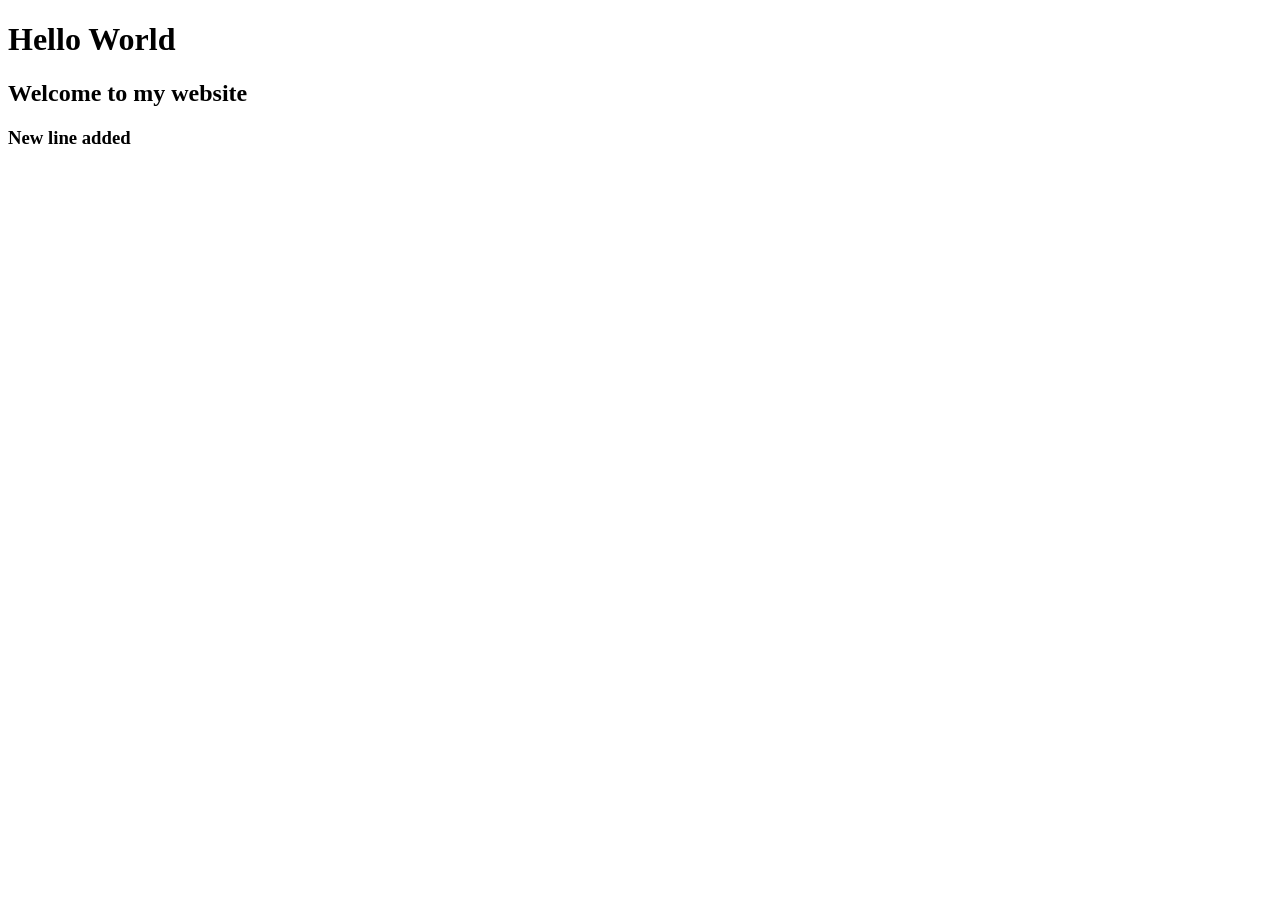
<file: day1/index.html>
<!doctype html>
<html lang="en">
  <head>
    <meta charset="UTF-8" />
    <meta name="viewport" content="width=device-width, initial-scale=1.0" />
    <title>Document</title>
  </head>
  <body>
    <h1>Hello World</h1>
    <h2>Welcome to my website</h2>
    <h3>New line added</h3>
  </body>
</html>
</file>
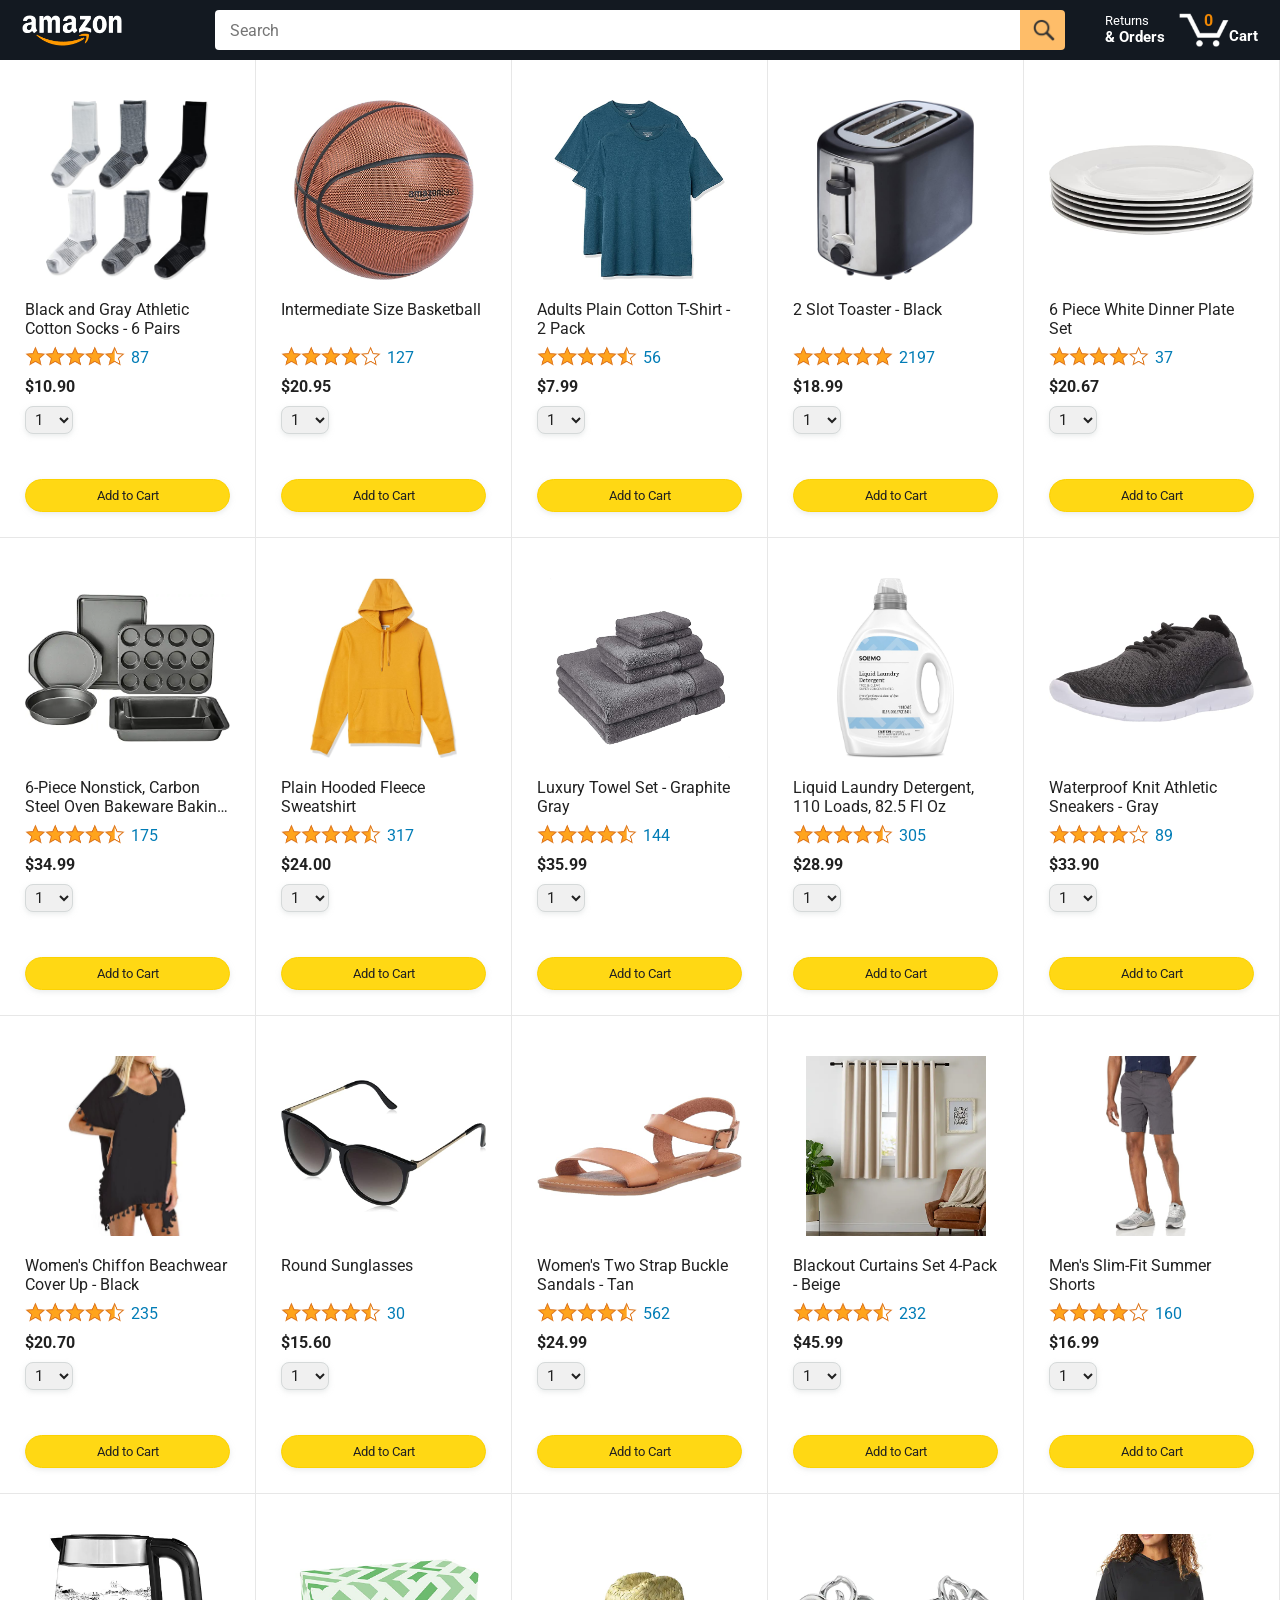
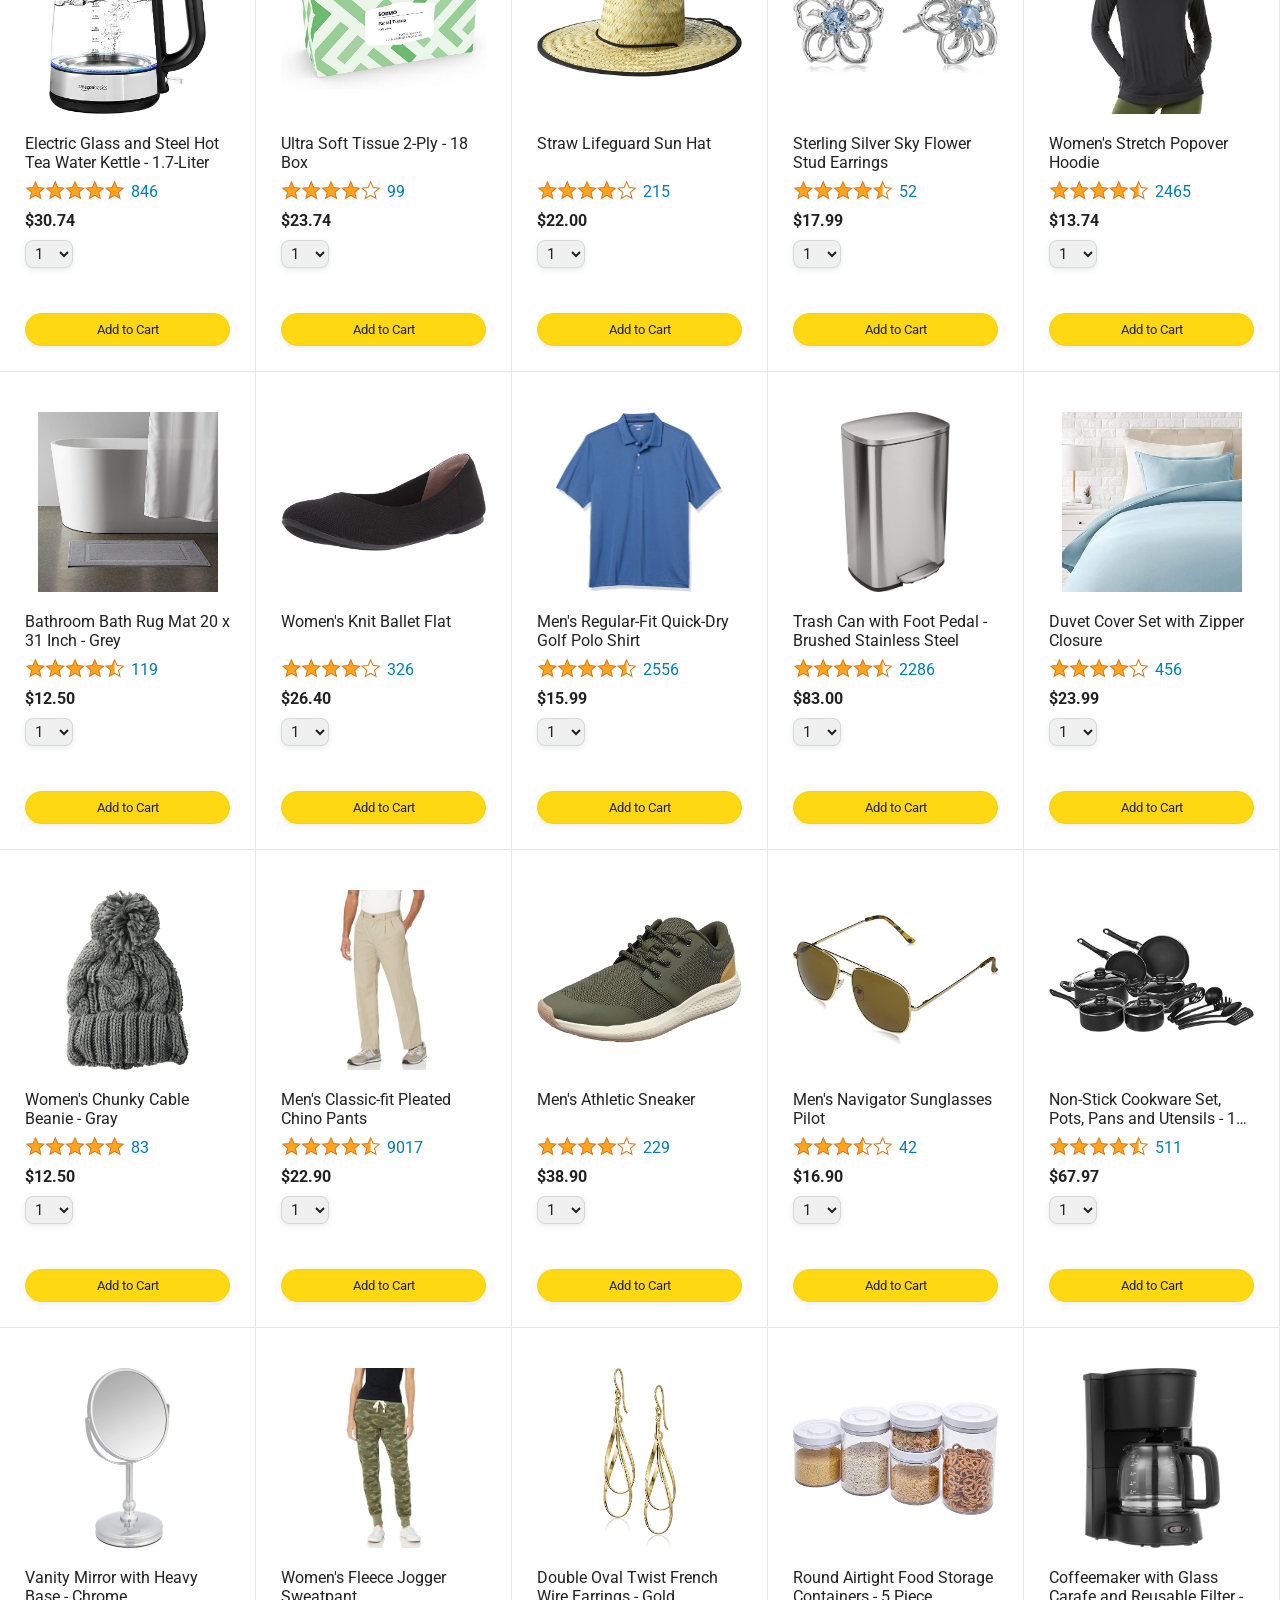
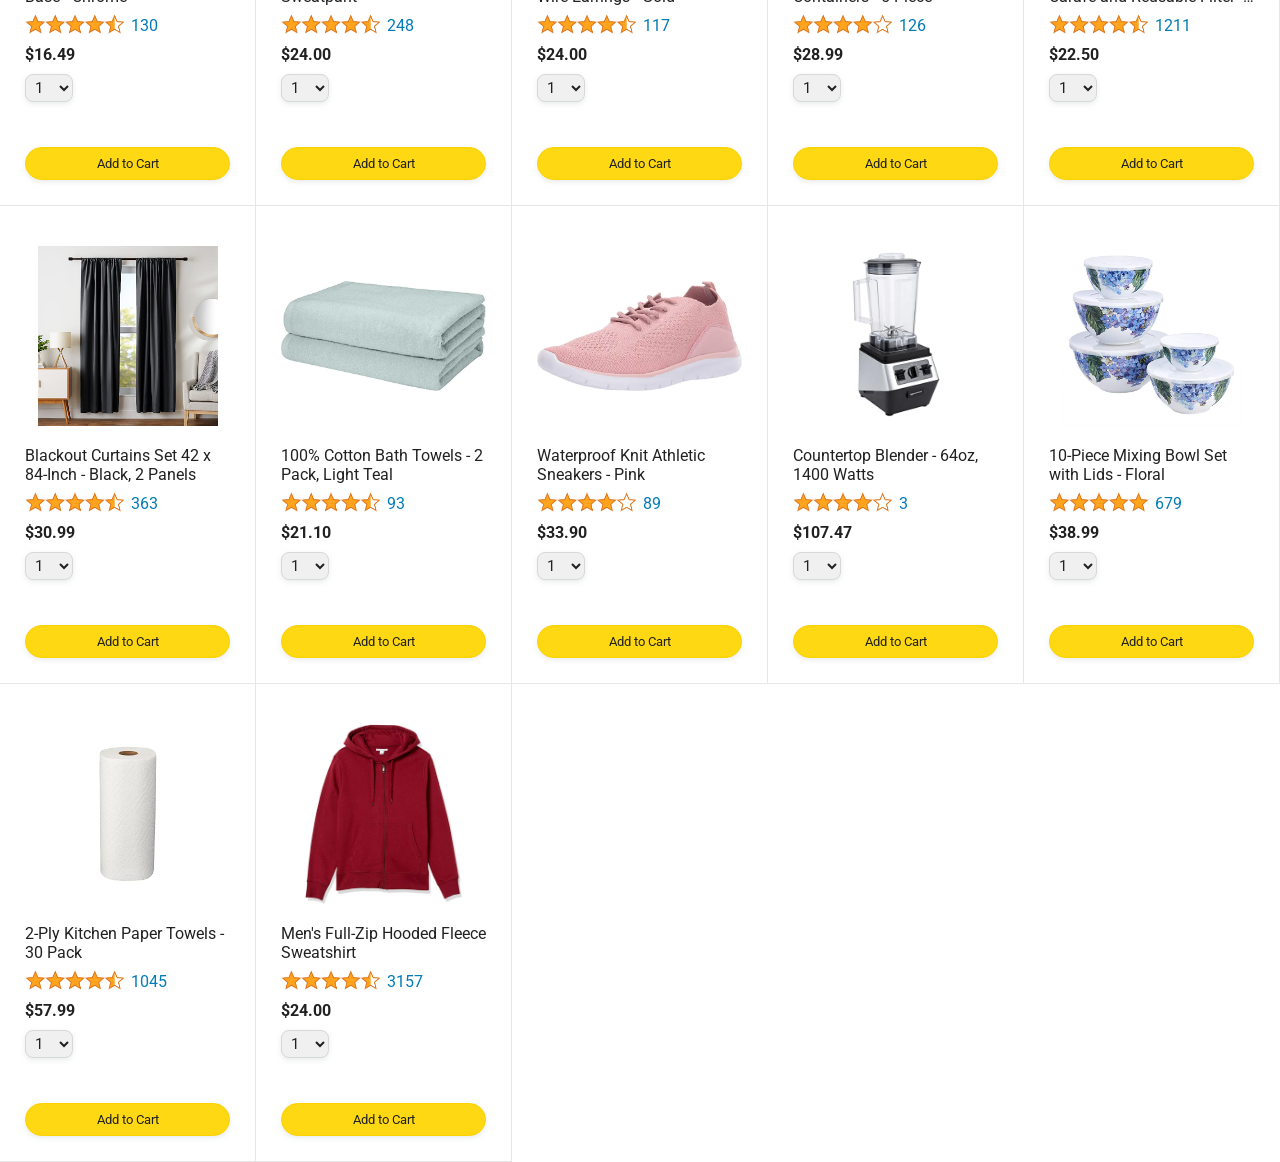
<file: js-amazon-project/amazon.html>
<!DOCTYPE html>
<html>
  <head>
    <title>Amazon Project</title>

    <!-- This code is needed for responsive design to work.
      (Responsive design = make the website look good on
      smaller screen sizes like a phone or a tablet). -->
    <meta name="viewport" content="width=device-width, initial-scale=1">

    <!-- Load a font called Roboto from Google Fonts. -->
    <link rel="preconnect" href="https://fonts.googleapis.com">
    <link rel="preconnect" href="https://fonts.gstatic.com" crossorigin>
    <link href="https://fonts.googleapis.com/css2?family=Roboto:wght@400;500;700&display=swap" rel="stylesheet">

    <!-- Here are the CSS files for this page. -->
    <link rel="stylesheet" href="styles/shared/general.css">
    <link rel="stylesheet" href="styles/shared/amazon-header.css">
    <link rel="stylesheet" href="styles/pages/amazon.css">
  </head>
  <body>
    <div class="amazon-header">
      <div class="amazon-header-left-section">
        <a href="amazon.html" class="header-link">
          <img class="amazon-logo"
            src="images/amazon-logo-white.png">
          <img class="amazon-mobile-logo"
            src="images/amazon-mobile-logo-white.png">
        </a>
      </div>

      <div class="amazon-header-middle-section">
        <input class="search-bar" type="text" placeholder="Search">

        <button class="search-button">
          <img class="search-icon" src="images/icons/search-icon.png">
        </button>
      </div>

      <div class="amazon-header-right-section">
        <a class="orders-link header-link" href="orders.html">
          <span class="returns-text">Returns</span>
          <span class="orders-text">& Orders</span>
        </a>

        <a class="cart-link header-link" href="checkout.html">
          <img class="cart-icon" src="images/icons/cart-icon.png">
          <div class="cart-quantity js-cart-quantity">0</div>
          <div class="cart-text">Cart</div>
        </a>
      </div>
    </div>

    <div class="main">
      <div class="products-grid js-products-grid">
      </div>
    </div>

    <script src="data/cart.js"></script>
    <script src="data/products.js"></script>
    <script src="scripts/amazon.js"></script>
  </body>
</html>
</file>
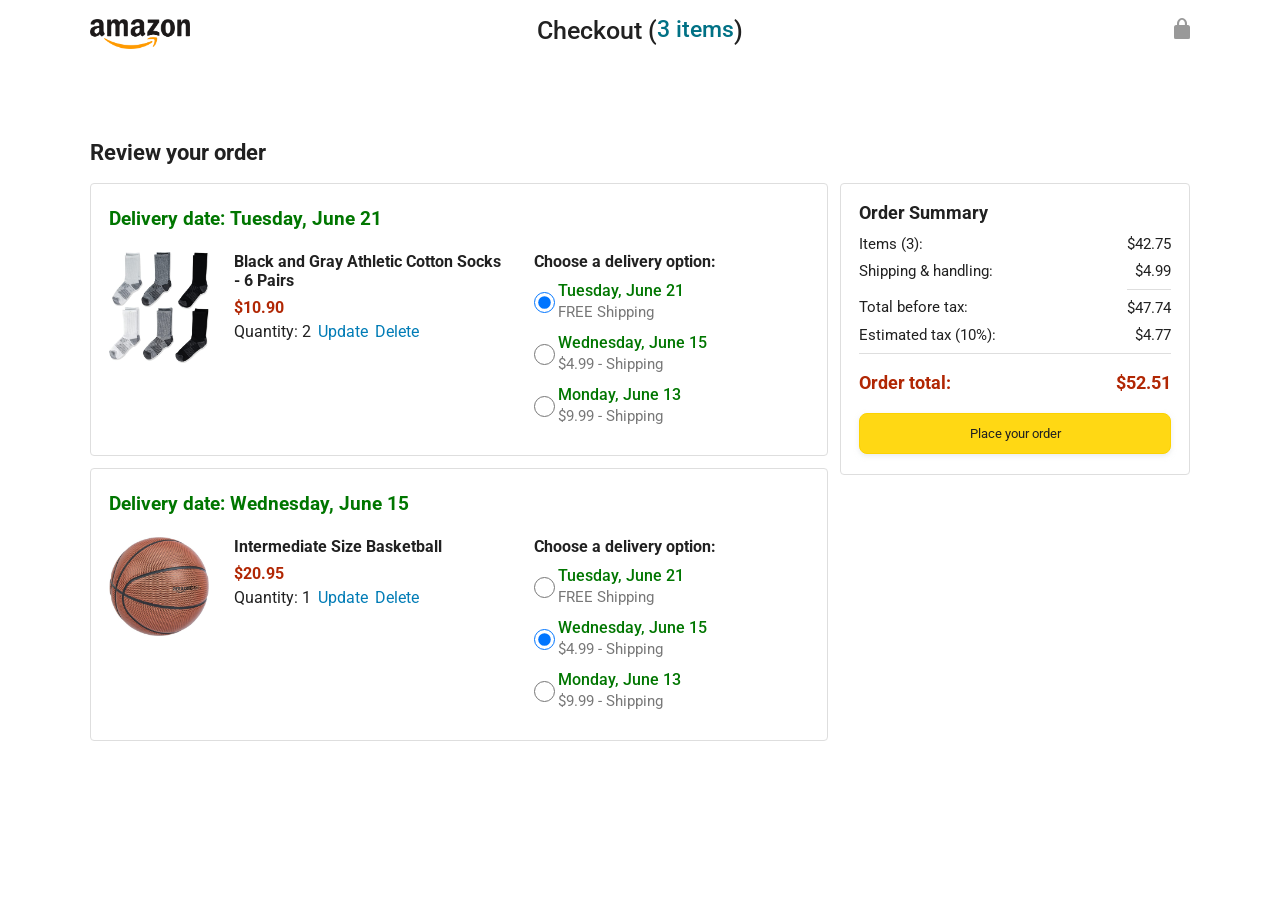
<file: js-amazon-project/checkout.html>
<!DOCTYPE html>
<html>
  <head>
    <title>Checkout</title>

    <!-- This code is needed for responsive design to work.
      (Responsive design = make the website look good on
      smaller screen sizes like a phone or a tablet). -->
    <meta name="viewport" content="width=device-width, initial-scale=1">

    <!-- Load a font called Roboto from Google Fonts. -->
    <link rel="preconnect" href="https://fonts.googleapis.com">
    <link rel="preconnect" href="https://fonts.gstatic.com" crossorigin>
    <link href="https://fonts.googleapis.com/css2?family=Roboto:wght@400;500;700&display=swap" rel="stylesheet">

    <!-- Here are the CSS files for this page. -->
    <link rel="stylesheet" href="styles/shared/general.css">
    <link rel="stylesheet" href="styles/pages/checkout/checkout-header.css">
    <link rel="stylesheet" href="styles/pages/checkout/checkout.css">
  </head>
  <body>
    <div class="checkout-header">
      <div class="header-content">
        <div class="checkout-header-left-section">
          <a href="amazon.html">
            <img class="amazon-logo" src="images/amazon-logo.png">
            <img class="amazon-mobile-logo" src="images/amazon-mobile-logo.png">
          </a>
        </div>

        <div class="checkout-header-middle-section">
          Checkout (<a class="return-to-home-link"
            href="amazon.html">3 items</a>)
        </div>

        <div class="checkout-header-right-section">
          <img src="images/icons/checkout-lock-icon.png">
        </div>
      </div>
    </div>

    <div class="main">
      <div class="page-title">Review your order</div>

      <div class="checkout-grid">
        <div class="order-summary">
          <div class="cart-item-container">
            <div class="delivery-date">
              Delivery date: Tuesday, June 21
            </div>

            <div class="cart-item-details-grid">
              <img class="product-image"
                src="images/products/athletic-cotton-socks-6-pairs.jpg">

              <div class="cart-item-details">
                <div class="product-name">
                  Black and Gray Athletic Cotton Socks - 6 Pairs
                </div>
                <div class="product-price">
                  $10.90
                </div>
                <div class="product-quantity">
                  <span>
                    Quantity: <span class="quantity-label">2</span>
                  </span>
                  <span class="update-quantity-link link-primary">
                    Update
                  </span>
                  <span class="delete-quantity-link link-primary">
                    Delete
                  </span>
                </div>
              </div>

              <div class="delivery-options">
                <div class="delivery-options-title">
                  Choose a delivery option:
                </div>
                <div class="delivery-option">
                  <input type="radio" checked
                    class="delivery-option-input"
                    name="delivery-option-1">
                  <div>
                    <div class="delivery-option-date">
                      Tuesday, June 21
                    </div>
                    <div class="delivery-option-price">
                      FREE Shipping
                    </div>
                  </div>
                </div>
                <div class="delivery-option">
                  <input type="radio"
                    class="delivery-option-input"
                    name="delivery-option-1">
                  <div>
                    <div class="delivery-option-date">
                      Wednesday, June 15
                    </div>
                    <div class="delivery-option-price">
                      $4.99 - Shipping
                    </div>
                  </div>
                </div>
                <div class="delivery-option">
                  <input type="radio"
                    class="delivery-option-input"
                    name="delivery-option-1">
                  <div>
                    <div class="delivery-option-date">
                      Monday, June 13
                    </div>
                    <div class="delivery-option-price">
                      $9.99 - Shipping
                    </div>
                  </div>
                </div>
              </div>
            </div>
          </div>

          <div class="cart-item-container">
            <div class="delivery-date">
              Delivery date: Wednesday, June 15
            </div>

            <div class="cart-item-details-grid">
              <img class="product-image"
                src="images/products/intermediate-composite-basketball.jpg">

              <div class="cart-item-details">
                <div class="product-name">
                  Intermediate Size Basketball
                </div>
                <div class="product-price">
                  $20.95
                </div>
                <div class="product-quantity">
                  <span>
                    Quantity: <span class="quantity-label">1</span>
                  </span>
                  <span class="update-quantity-link link-primary">
                    Update
                  </span>
                  <span class="delete-quantity-link link-primary">
                    Delete
                  </span>
                </div>
              </div>

              <div class="delivery-options">
                <div class="delivery-options-title">
                  Choose a delivery option:
                </div>

                <div class="delivery-option">
                  <input type="radio" class="delivery-option-input"
                    name="delivery-option-2">
                  <div>
                    <div class="delivery-option-date">
                      Tuesday, June 21
                    </div>
                    <div class="delivery-option-price">
                      FREE Shipping
                    </div>
                  </div>
                </div>
                <div class="delivery-option">
                  <input type="radio" checked class="delivery-option-input"
                    name="delivery-option-2">
                  <div>
                    <div class="delivery-option-date">
                      Wednesday, June 15
                    </div>
                    <div class="delivery-option-price">
                      $4.99 - Shipping
                    </div>
                  </div>
                </div>
                <div class="delivery-option">
                  <input type="radio" class="delivery-option-input"
                    name="delivery-option-2">
                  <div>
                    <div class="delivery-option-date">
                      Monday, June 13
                    </div>
                    <div class="delivery-option-price">
                      $9.99 - Shipping
                    </div>
                  </div>
                </div>
              </div>
            </div>
          </div>
        </div>

        <div class="payment-summary">
          <div class="payment-summary-title">
            Order Summary
          </div>

          <div class="payment-summary-row">
            <div>Items (3):</div>
            <div class="payment-summary-money">$42.75</div>
          </div>

          <div class="payment-summary-row">
            <div>Shipping &amp; handling:</div>
            <div class="payment-summary-money">$4.99</div>
          </div>

          <div class="payment-summary-row subtotal-row">
            <div>Total before tax:</div>
            <div class="payment-summary-money">$47.74</div>
          </div>

          <div class="payment-summary-row">
            <div>Estimated tax (10%):</div>
            <div class="payment-summary-money">$4.77</div>
          </div>

          <div class="payment-summary-row total-row">
            <div>Order total:</div>
            <div class="payment-summary-money">$52.51</div>
          </div>

          <button class="place-order-button button-primary">
            Place your order
          </button>
        </div>
      </div>
    </div>
  </body>
</html>
</file>
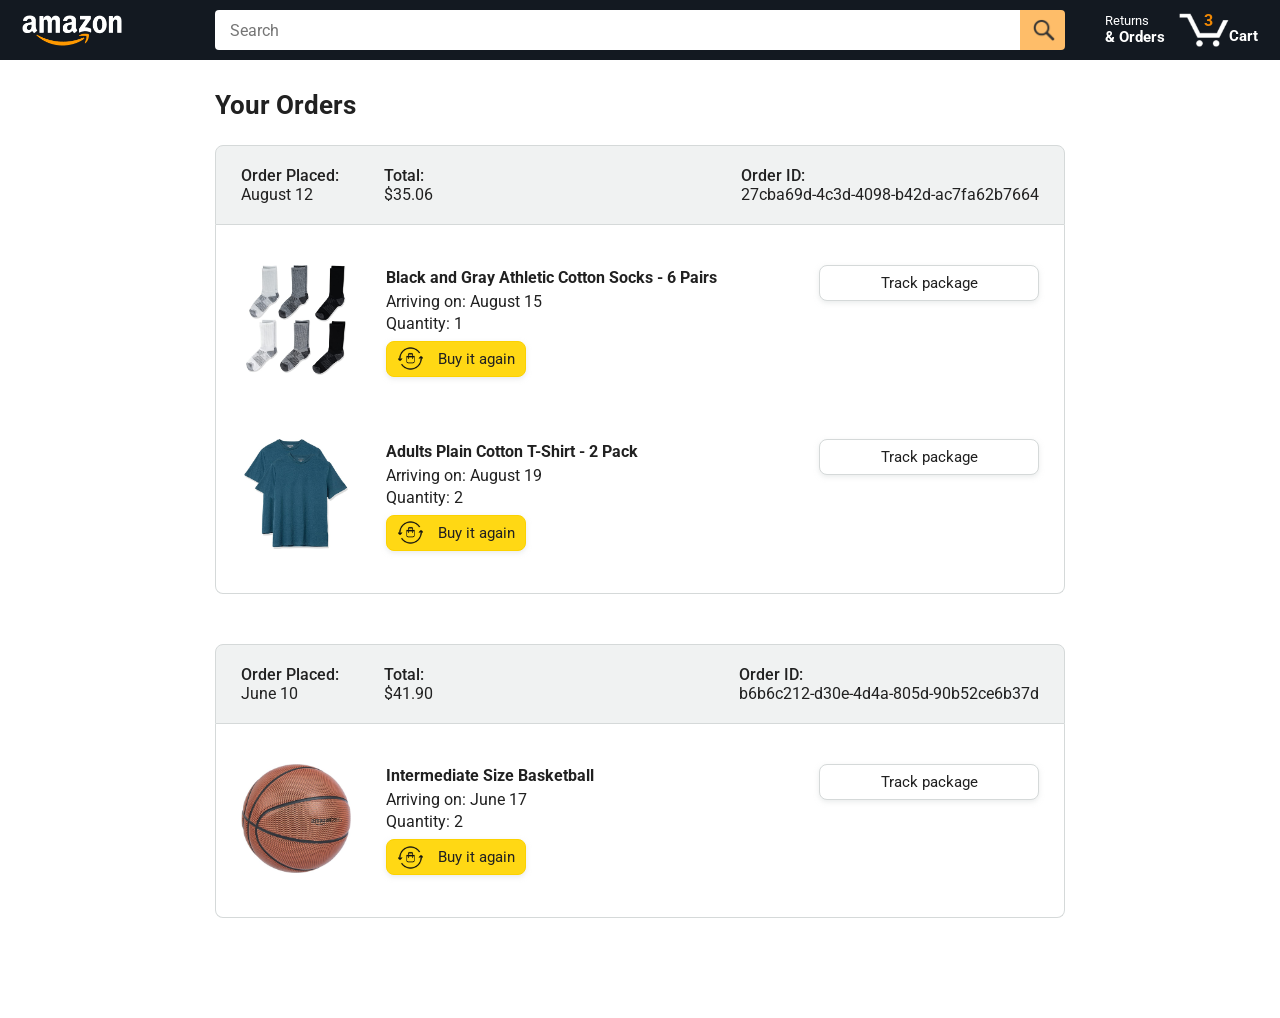
<file: js-amazon-project/orders.html>
<!DOCTYPE html>
<html>
  <head>
    <title>Orders</title>

    <!-- This code is needed for responsive design to work.
      (Responsive design = make the website look good on
      smaller screen sizes like a phone or a tablet). -->
    <meta name="viewport" content="width=device-width, initial-scale=1">

    <!-- Load a font called Roboto from Google Fonts. -->
    <link rel="preconnect" href="https://fonts.googleapis.com">
    <link rel="preconnect" href="https://fonts.gstatic.com" crossorigin>
    <link href="https://fonts.googleapis.com/css2?family=Roboto:wght@400;500;700&display=swap" rel="stylesheet">

    <!-- Here are the CSS files for this page. -->
    <link rel="stylesheet" href="styles/shared/general.css">
    <link rel="stylesheet" href="styles/shared/amazon-header.css">
    <link rel="stylesheet" href="styles/pages/orders.css">
  </head>
  <body>
    <div class="amazon-header">
      <div class="amazon-header-left-section">
        <a href="amazon.html" class="header-link">
          <img class="amazon-logo"
            src="images/amazon-logo-white.png">
          <img class="amazon-mobile-logo"
            src="images/amazon-mobile-logo-white.png">
        </a>
      </div>

      <div class="amazon-header-middle-section">
        <input class="search-bar" type="text" placeholder="Search">

        <button class="search-button">
          <img class="search-icon" src="images/icons/search-icon.png">
        </button>
      </div>

      <div class="amazon-header-right-section">
        <a class="orders-link header-link" href="orders.html">
          <span class="returns-text">Returns</span>
          <span class="orders-text">& Orders</span>
        </a>

        <a class="cart-link header-link" href="checkout.html">
          <img class="cart-icon" src="images/icons/cart-icon.png">
          <div class="cart-quantity">3</div>
          <div class="cart-text">Cart</div>
        </a>
      </div>
    </div>

    <div class="main">
      <div class="page-title">Your Orders</div>

      <div class="orders-grid">
        <div class="order-container">
          
          <div class="order-header">
            <div class="order-header-left-section">
              <div class="order-date">
                <div class="order-header-label">Order Placed:</div>
                <div>August 12</div>
              </div>
              <div class="order-total">
                <div class="order-header-label">Total:</div>
                <div>$35.06</div>
              </div>
            </div>

            <div class="order-header-right-section">
              <div class="order-header-label">Order ID:</div>
              <div>27cba69d-4c3d-4098-b42d-ac7fa62b7664</div>
            </div>
          </div>

          <div class="order-details-grid">
            <div class="product-image-container">
              <img src="images/products/athletic-cotton-socks-6-pairs.jpg">
            </div>

            <div class="product-details">
              <div class="product-name">
                Black and Gray Athletic Cotton Socks - 6 Pairs
              </div>
              <div class="product-delivery-date">
                Arriving on: August 15
              </div>
              <div class="product-quantity">
                Quantity: 1
              </div>
              <button class="buy-again-button button-primary">
                <img class="buy-again-icon" src="images/icons/buy-again.png">
                <span class="buy-again-message">Buy it again</span>
              </button>
            </div>

            <div class="product-actions">
              <a href="tracking.html">
                <button class="track-package-button button-secondary">
                  Track package
                </button>
              </a>
            </div>

            <div class="product-image-container">
              <img src="images/products/adults-plain-cotton-tshirt-2-pack-teal.jpg">
            </div>

            <div class="product-details">
              <div class="product-name">
                Adults Plain Cotton T-Shirt - 2 Pack
              </div>
              <div class="product-delivery-date">
                Arriving on: August 19
              </div>
              <div class="product-quantity">
                Quantity: 2
              </div>
              <button class="buy-again-button button-primary">
                <img class="buy-again-icon" src="images/icons/buy-again.png">
                <span class="buy-again-message">Buy it again</span>
              </button>
            </div>

            <div class="product-actions">
              <a href="tracking.html">
                <button class="track-package-button button-secondary">
                  Track package
                </button>
              </a>
            </div>
          </div>
        </div>

        <div class="order-container">

          <div class="order-header">
            <div class="order-header-left-section">
              <div class="order-date">
                <div class="order-header-label">Order Placed:</div>
                <div>June 10</div>
              </div>
              <div class="order-total">
                <div class="order-header-label">Total:</div>
                <div>$41.90</div>
              </div>
            </div>

            <div class="order-header-right-section">
              <div class="order-header-label">Order ID:</div>
              <div>b6b6c212-d30e-4d4a-805d-90b52ce6b37d</div>
            </div>
          </div>

          <div class="order-details-grid">
            <div class="product-image-container">
              <img src="images/products/intermediate-composite-basketball.jpg">
            </div>

            <div class="product-details">
              <div class="product-name">
                Intermediate Size Basketball
              </div>
              <div class="product-delivery-date">
                Arriving on: June 17
              </div>
              <div class="product-quantity">
                Quantity: 2
              </div>
              <button class="buy-again-button button-primary">
                <img class="buy-again-icon" src="images/icons/buy-again.png">
                <span class="buy-again-message">Buy it again</span>
              </button>
            </div>

            <div class="product-actions">
              <a href="tracking.html">
                <button class="track-package-button button-secondary">
                  Track package
                </button>
              </a>
            </div>
          </div>
        </div>
      </div>
    </div>
  </body>
</html>
</file>
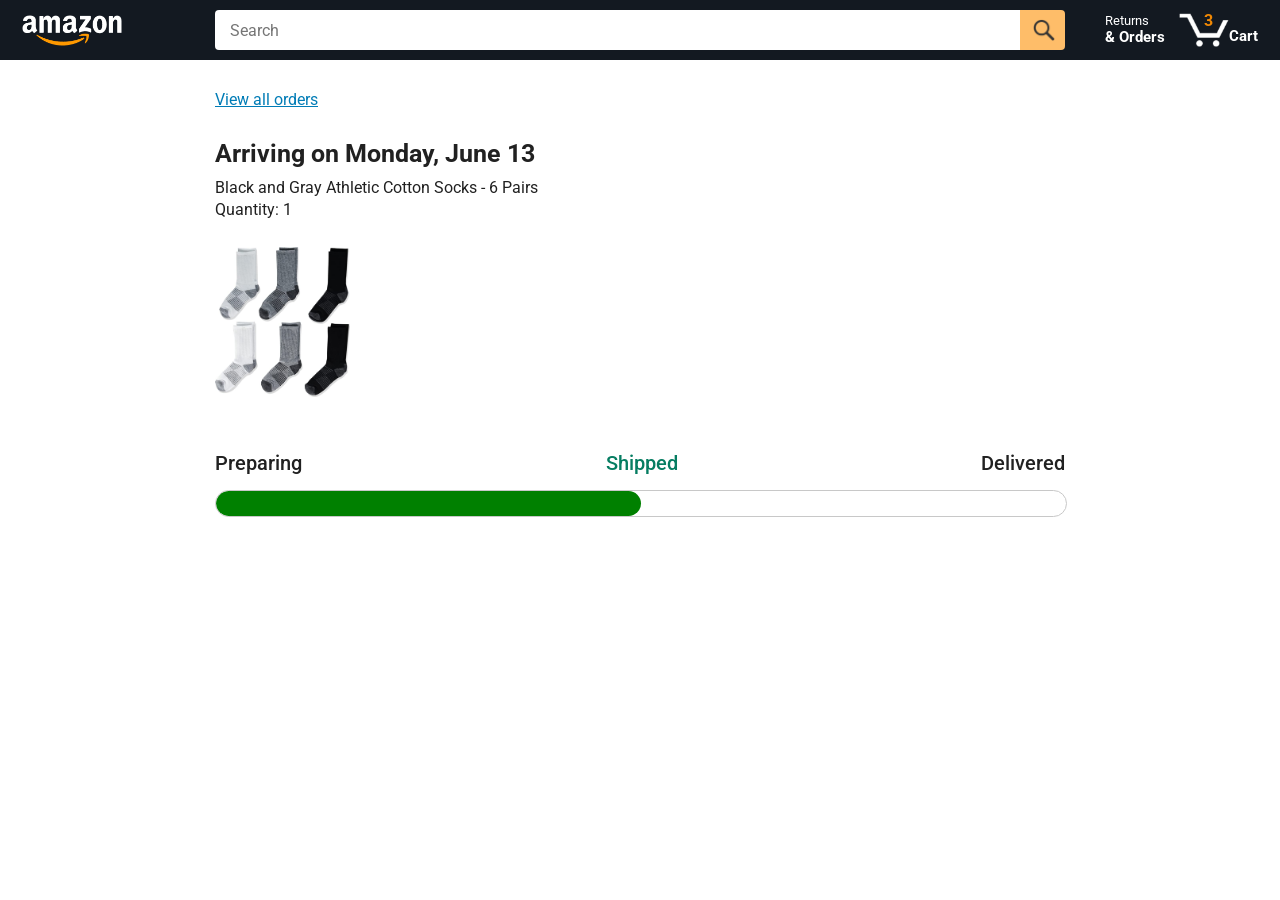
<file: js-amazon-project/tracking.html>
<!DOCTYPE html>
<html>
  <head>
    <title>Tracking</title>

    <!-- This code is needed for responsive design to work.
      (Responsive design = make the website look good on
      smaller screen sizes like a phone or a tablet). -->
    <meta name="viewport" content="width=device-width, initial-scale=1">

    <!-- Load a font called Roboto from Google Fonts. -->
    <link rel="preconnect" href="https://fonts.googleapis.com">
    <link rel="preconnect" href="https://fonts.gstatic.com" crossorigin>
    <link href="https://fonts.googleapis.com/css2?family=Roboto:wght@400;500;700&display=swap" rel="stylesheet">

    <!-- Here are the CSS files for this page. -->
    <link rel="stylesheet" href="styles/shared/general.css">
    <link rel="stylesheet" href="styles/shared/amazon-header.css">
    <link rel="stylesheet" href="styles/pages/tracking.css">
  </head>
  <body>
    <div class="amazon-header">
      <div class="amazon-header-left-section">
        <a href="amazon.html" class="header-link">
          <img class="amazon-logo"
            src="images/amazon-logo-white.png">
          <img class="amazon-mobile-logo"
            src="images/amazon-mobile-logo-white.png">
        </a>
      </div>

      <div class="amazon-header-middle-section">
        <input class="search-bar" type="text" placeholder="Search">

        <button class="search-button">
          <img class="search-icon" src="images/icons/search-icon.png">
        </button>
      </div>

      <div class="amazon-header-right-section">
        <a class="orders-link header-link" href="orders.html">
          <span class="returns-text">Returns</span>
          <span class="orders-text">& Orders</span>
        </a>

        <a class="cart-link header-link" href="checkout.html">
          <img class="cart-icon" src="images/icons/cart-icon.png">
          <div class="cart-quantity">3</div>
          <div class="cart-text">Cart</div>
        </a>
      </div>
    </div>

    <div class="main">
      <div class="order-tracking">
        <a class="back-to-orders-link link-primary" href="orders.html">
          View all orders
        </a>

        <div class="delivery-date">
          Arriving on Monday, June 13
        </div>

        <div class="product-info">
          Black and Gray Athletic Cotton Socks - 6 Pairs
        </div>

        <div class="product-info">
          Quantity: 1
        </div>

        <img class="product-image" src="images/products/athletic-cotton-socks-6-pairs.jpg">

        <div class="progress-labels-container">
          <div class="progress-label">
            Preparing
          </div>
          <div class="progress-label current-status">
            Shipped
          </div>
          <div class="progress-label">
            Delivered
          </div>
        </div>

        <div class="progress-bar-container">
          <div class="progress-bar"></div>
        </div>
      </div>
    </div>
  </body>
</html>
</file>
<file: js-amazon-project/styles/shared/general.css>
body {
  font-family: Roboto, Arial;
  color: rgb(33, 33, 33);
  /* The <body> element has a default margin of 8px
     on all sides. This removes the default margins. */
  margin: 0;
}

/* <p> elements have a default margin on the top
   and bottom. This removes the default margins. */
p {
  margin: 0;
}

button {
  cursor: pointer;
}

select {
  cursor: pointer;
}

input, select, button {
  font-family: Roboto, Arial;
}

.button-primary {
  color: rgb(33, 33, 33);
  background-color: rgb(255, 216, 20);
  border: 1px solid rgb(252, 210, 0);
  border-radius: 8px;
  cursor: pointer;
  box-shadow: 0 2px 5px rgba(213, 217, 217, 0.5);
}

.button-primary:hover {
  background-color: rgb(247, 202, 0);
  border: 1px solid rgb(242, 194, 0);
}

.button-primary:active {
  background: rgb(255, 216, 20);
  border-color: rgb(252, 210, 0);
  box-shadow: none;
}

.button-secondary {
  color: rgb(33, 33, 33);
  background: white;
  border: 1px solid rgb(213, 217, 217);
  border-radius: 8px;
  cursor: pointer;
  box-shadow: 0 2px 5px rgba(213, 217, 217, 0.5);
}

.button-secondary:hover {
  background-color: rgb(247, 250, 250);
}

.button-secondary:active {
  background-color: rgb(237, 253, 255);
  box-shadow: none;
}

/* These styles will limit text to 2 lines. Anything
   beyond 2 lines will be replaced with "..."
   You can find this code by using an A.I. tool or by
   searching in Google.
   https://css-tricks.com/almanac/properties/l/line-clamp/ */
.limit-text-to-2-lines {
  display: -webkit-box;
  -webkit-line-clamp: 2;
  -webkit-box-orient: vertical;
  overflow: hidden;
}

.link-primary {
  color: rgb(1, 124, 182);
  cursor: pointer;
}

.link-primary:hover {
  color: rgb(196, 80, 0);
}

/* Styles for dropdown selectors. */
select {
  color: rgb(33, 33, 33);
  background-color: rgb(240, 240, 240);
  border: 1px solid rgb(213, 217, 217);
  border-radius: 8px;
  padding: 3px 5px;
  font-size: 15px;
  cursor: pointer;
  box-shadow: 0 2px 5px rgba(213, 217, 217, 0.5);
}

select:focus,
input:focus {
  outline: 2px solid rgb(255, 153, 0);
}
</file>
<file: js-amazon-project/styles/shared/amazon-header.css>
.amazon-header {
  background-color: rgb(19, 25, 33);
  color: white;
  padding-left: 15px;
  padding-right: 15px;

  display: flex;
  align-items: center;
  justify-content: space-between;

  position: fixed;
  top: 0;
  left: 0;
  right: 0;
  height: 60px;
}

.amazon-header-left-section {
  width: 180px;
}

@media (max-width: 800px) {
  .amazon-header-left-section {
    width: unset;
  }
}

.header-link {
  display: inline-block;
  padding: 6px;
  border-radius: 2px;
  cursor: pointer;
  text-decoration: none;
  border: 1px solid rgba(0, 0, 0, 0);
}

.header-link:hover {
  border: 1px solid white;
}

.amazon-logo {
  width: 100px;
  margin-top: 5px;
}

.amazon-mobile-logo {
  display: none;
}

@media (max-width: 575px) {
  .amazon-logo {
    display: none;
  }

  .amazon-mobile-logo {
    display: block;
    height: 35px;
    margin-top: 5px;
  }
}

.amazon-header-middle-section {
  flex: 1;
  max-width: 850px;
  margin-left: 10px;
  margin-right: 10px;
  display: flex;
}

.search-bar {
  flex: 1;
  width: 0;
  font-size: 16px;
  height: 38px;
  padding-left: 15px;
  border: none;
  border-top-left-radius: 4px;
  border-bottom-left-radius: 4px;
  border-top-right-radius: 0;
  border-bottom-right-radius: 0;
}

.search-button {
  background-color: rgb(254, 189, 105);
  border: none;
  width: 45px;
  height: 40px;
  border-top-right-radius: 4px;
  border-bottom-right-radius: 4px;
  flex-shrink: 0;
}

.search-icon {
  height: 22px;
  margin-left: 2px;
  margin-top: 3px;
}

.amazon-header-right-section {
  width: 180px;
  flex-shrink: 0;
  display: flex;
  justify-content: end;
}

.orders-link {
  color: white;
}

.returns-text {
  display: block;
  font-size: 13px;
}

.orders-text {
  display: block;
  font-size: 15px;
  font-weight: 700;
}

.cart-link {
  color: white;
  display: flex;
  align-items: center;
  position: relative;
}

.cart-icon {
  width: 50px;
}

.cart-text {
  margin-top: 12px;
  font-size: 15px;
  font-weight: 700;
}

.cart-quantity {
  color: rgb(240, 136, 4);
  font-size: 16px;
  font-weight: 700;

  position: absolute;
  top: 4px;
  left: 22px;
  
  width: 26px;
  text-align: center;
}
</file>
<file: js-amazon-project/styles/pages/amazon.css>
.main {
  margin-top: 60px;
}

.products-grid {
  display: grid;

  /* - In CSS Grid, 1fr means a column will take up the
       remaining space in the grid.
     - If we write 1fr 1fr ... 1fr; 8 times, this will
       divide the grid into 8 columns, each taking up an
       equal amount of the space.
     - repeat(8, 1fr); is a shortcut for repeating "1fr"
       8 times (instead of typing out "1fr" 8 times).
       repeat(...) is a special property that works with
       display: grid; */
  grid-template-columns: repeat(8, 1fr);
}

/* @media is used to create responsive design (making the
   website look good on any screen size). This @media
   means when the screen width is 2000px or less, we
   will divide the grid into 7 columns instead of 8. */
@media (max-width: 2000px) {
  .products-grid {
    grid-template-columns: repeat(7, 1fr);
  }
}

/* This @media means when the screen width is 1600px or
   less, we will divide the grid into 6 columns. */
@media (max-width: 1600px) {
  .products-grid {
    grid-template-columns: repeat(6, 1fr);
  }
}

@media (max-width: 1300px) {
  .products-grid {
    grid-template-columns: repeat(5, 1fr);
  }
}

@media (max-width: 1000px) {
  .products-grid {
    grid-template-columns: repeat(4, 1fr);
  }
}

@media (max-width: 800px) {
  .products-grid {
    grid-template-columns: repeat(3, 1fr);
  }
}

@media (max-width: 575px) {
  .products-grid {
    grid-template-columns: repeat(2, 1fr);
  }
}

@media (max-width: 450px) {
  .products-grid {
    grid-template-columns: 1fr;
  }
}

.product-container {
  padding-top: 40px;
  padding-bottom: 25px;
  padding-left: 25px;
  padding-right: 25px;

  border-right: 1px solid rgb(231, 231, 231);
  border-bottom: 1px solid rgb(231, 231, 231);

  display: flex;
  flex-direction: column;
}

.product-image-container {
  display: flex;
  justify-content: center;
  align-items: center;

  height: 180px;
  margin-bottom: 20px;
}

.product-image {
  /* Images will overflow their container by default. To
    prevent this, we set max-width and max-height to 100%
    so they stay inside their container. */
  max-width: 100%;
  max-height: 100%;
}

.product-name {
  height: 40px;
  margin-bottom: 5px;
}

.product-rating-container {
  display: flex;
  align-items: center;
  margin-bottom: 10px;
}

.product-rating-stars {
  width: 100px;
  margin-right: 6px;
}

.product-rating-count {
  color: rgb(1, 124, 182);
  cursor: pointer;
  margin-top: 3px;
}

.product-price {
  font-weight: 700;
  margin-bottom: 10px;
}

.product-quantity-container {
  margin-bottom: 17px;
}

.product-spacer {
  flex: 1;
}

.added-to-cart {
  color: rgb(6, 125, 98);
  font-size: 16px;

  display: flex;
  align-items: center;
  margin-bottom: 8px;

  /* At first, the "Added to cart" message will
     be invisible. Use JavaScript to change the
     opacity and make it visible. */
  opacity: 0;
}

.added-to-cart img {
  height: 20px;
  margin-right: 5px;
}

.add-to-cart-button {
  width: 100%;
  padding: 8px;
  border-radius: 50px;
}
</file>
<file: js-amazon-project/styles/pages/checkout/checkout-header.css>
.checkout-header {
  height: 60px;
  padding-left: 30px;
  padding-right: 30px;
  background-color: white;

  display: flex;
  justify-content: center;

  position: fixed;
  top: 0;
  left: 0;
  right: 0;
  z-index: 1000;
}

.header-content {
  width: 100%;
  max-width: 1100px;

  display: flex;
  align-items: center;
}

.checkout-header-left-section {
  width: 150px;
}

.amazon-logo {
  width: 100px;
  margin-top: 12px;
}

.amazon-mobile-logo {
  display: none;
}

/* @media is used to create responsive design (making the
   website look good on any screen size). This @media
   means when the screen width is 575px or less, different
   styles (inside the {...}) will be applied. */
@media (max-width: 575px) {
  .checkout-header-left-section {
    width: auto;
  }

  .amazon-logo {
    display: none;
  }

  .amazon-mobile-logo {
    display: inline-block;
    height: 35px;
    margin-top: 5px;
  }
}

.checkout-header-middle-section {
  flex: 1;
  flex-shrink: 0;
  text-align: center;

  font-size: 25px;
  font-weight: 500;

  display: flex;
  justify-content: center;
}

.return-to-home-link {
  color: rgb(0, 113, 133);
  font-size: 23px;
  text-decoration: none;
  cursor: pointer;
}

@media (max-width: 1000px) {
  .checkout-header-middle-section {
    font-size: 20px;
    margin-right: 60px;
  }

  .return-to-home-link {
    font-size: 18px;
  }
}

@media (max-width: 575px) {
  .checkout-header-middle-section {
    margin-right: 5px;
  }
}

.checkout-header-right-section {
  text-align: right;
  width: 150px;
}

@media (max-width: 1000px) {
  .checkout-header-right-section {
    width: auto;
  }
}
</file>
<file: js-amazon-project/styles/pages/checkout/checkout.css>
.main {
  max-width: 1100px;
  padding-left: 30px;
  padding-right: 30px;

  margin-top: 140px;
  margin-bottom: 100px;

  /* margin-left: auto;
     margin-right auto;
     Is a trick for centering an element horizontally
     without needing a container. */
  margin-left: auto;
  margin-right: auto;
}

.page-title {
  font-weight: 700;
  font-size: 22px;
  margin-bottom: 18px;
}

.checkout-grid {
  display: grid;
  /* Here, 1fr means the first column will take
     up the remaining space in the grid. */
  grid-template-columns: 1fr 350px;
  column-gap: 12px;

  /* Use align-items: start; to prevent the elements
     in the grid from stretching vertically. */
  align-items: start;
}

@media (max-width: 1000px) {
  .main {
    max-width: 500px;
  }

  .checkout-grid {
    grid-template-columns: 1fr;
  }
}

.cart-item-container,
.payment-summary {
  border: 1px solid rgb(222, 222, 222);
  border-radius: 4px;
  padding: 18px;
}

.cart-item-container {
  margin-bottom: 12px;
}

.payment-summary {
  padding-bottom: 5px;
}

@media (max-width: 1000px) {
  .payment-summary {
    /* grid-row: 1 means this element will be placed into row
      1 in the grid. (Normally, the row that an element is
      placed in is determined by the order of the elements in
      the HTML. grid-row overrides this default ordering). */
    grid-row: 1;
    margin-bottom: 12px;
  }
}

.delivery-date {
  color: rgb(0, 118, 0);
  font-weight: 700;
  font-size: 19px;
  margin-top: 5px;
  margin-bottom: 22px;
}

.cart-item-details-grid {
  display: grid;
  /* 100px 1fr 1fr; means the 2nd and 3rd column will
     take up half the remaining space in the grid
     (they will divide up the remaining space evenly). */
  grid-template-columns: 100px 1fr 1fr;
  column-gap: 25px;
}

@media (max-width: 1000px) {
  .cart-item-details-grid {
    grid-template-columns: 100px 1fr;
    row-gap: 30px;
  }
}

.product-image {
  max-width: 100%;
  max-height: 120px;

  /* margin-left: auto;
     margin-right auto;
     Is a trick for centering an element horizontally
     without needing a container. */
  margin-left: auto;
  margin-right: auto;
}

.product-name {
  font-weight: 700;
  margin-bottom: 8px;
}

.product-price {
  color: rgb(177, 39, 4);
  font-weight: 700;
  margin-bottom: 5px;
}

.product-quantity .link-primary {
  margin-left: 3px;
}

@media (max-width: 1000px) {
  .delivery-options {
    /* grid-column: 1 means this element will be placed
       in column 1 in the grid. (Normally, the column that
       an element is placed in is determined by the order
       of the elements in the HTML. grid-column overrides
       this default ordering).
       
       / span 2 means this element will take up 2 columns
       in the grid (Normally, each element takes up 1
       column in the grid). */
    grid-column: 1 / span 2;
  }
}

.delivery-options-title {
  font-weight: 700;
  margin-bottom: 10px;
}

.delivery-option {
  display: grid;
  grid-template-columns: 24px 1fr;
  margin-bottom: 12px;
  cursor: pointer;
}

.delivery-option-input {
  margin-left: 0px;
  cursor: pointer;
}

.delivery-option-date {
  color: rgb(0, 118, 0);
  font-weight: 500;
  margin-bottom: 3px;
}

.delivery-option-price {
  color: rgb(120, 120, 120);
  font-size: 15px;
}

.payment-summary-title {
  font-weight: 700;
  font-size: 18px;
  margin-bottom: 12px;
}

.payment-summary-row {
  display: grid;
  /* 1fr auto; means the width of the 2nd column will be
     determined by the elements inside the column (auto).
     The 1st column will take up the remaining space. */
  grid-template-columns: 1fr auto;

  font-size: 15px;
  margin-bottom: 9px;
}

.payment-summary-money {
  text-align: right;
}

.subtotal-row .payment-summary-money {
  border-top: 1px solid rgb(222, 222, 222);
}

.subtotal-row div {
  padding-top: 9px;
}

.total-row {
  color: rgb(177, 39, 4);
  font-weight: 700;
  font-size: 18px;

  border-top: 1px solid rgb(222, 222, 222);
  padding-top: 18px;
}

.place-order-button {
  width: 100%;
  padding-top: 12px;
  padding-bottom: 12px;
  border-radius: 8px;

  margin-top: 11px;
  margin-bottom: 15px;
}
</file>
<file: js-amazon-project/styles/pages/orders.css>
.main {
  max-width: 850px;
  margin-top: 90px;
  margin-bottom: 100px;
  padding-left: 20px;
  padding-right: 20px;

  /* margin-left: auto;
     margin-right auto;
     Is a trick for centering an element horizontally
     without needing a container. */
  margin-left: auto;
  margin-right: auto;
}

.page-title {
  font-weight: 700;
  font-size: 26px;
  margin-bottom: 25px;
}

.orders-grid {
  display: grid;
  grid-template-columns: 1fr;
  row-gap: 50px;
}

.order-header {
  background-color: rgb(240, 242, 242);
  border: 1px solid rgb(213, 217, 217);

  display: flex;
  align-items: center;
  justify-content: space-between;

  padding: 20px 25px;
  border-top-left-radius: 8px;
  border-top-right-radius: 8px;
}

.order-header-left-section {
  display: flex;
  flex-shrink: 0;
}

.order-header-label {
  font-weight: 500;
}

.order-date,
.order-total {
  margin-right: 45px;
}

.order-header-right-section {
  flex-shrink: 1;
}

@media (max-width: 575px) {
  .order-header {
    flex-direction: column;
    align-items: start;
    line-height: 23px;
    padding: 15px;
  }

  .order-header-left-section {
    flex-direction: column;
  }

  .order-header-label {
    margin-right: 5px;
  }

  .order-date,
  .order-total {
    display: grid;
    grid-template-columns: auto 1fr;
    margin-right: 0;
  }

  .order-header-right-section {
    display: grid;
    grid-template-columns: auto 1fr;
  }
}

.order-details-grid {
  padding: 40px 25px;
  border: 1px solid rgb(213, 217, 217);
  border-top: none;
  border-bottom-left-radius: 8px;
  border-bottom-right-radius: 8px;

  display: grid;
  grid-template-columns: 110px 1fr 220px;
  column-gap: 35px;
  row-gap: 60px;
  align-items: center;
}

@media (max-width: 800px) {
  .order-details-grid {
    grid-template-columns: 110px 1fr;
    row-gap: 0;
    padding-bottom: 8px;
  }
}

@media (max-width: 450px) {
  .order-details-grid {
    grid-template-columns: 1fr;
  }
}

.product-image-container {
  text-align: center;
}

.product-image-container img {
  max-width: 110px;
  max-height: 110px;
}

.product-name {
  font-weight: 700;
  margin-bottom: 5px;
}

.product-delivery-date {
  margin-bottom: 3px;
}

.product-quantity {
  margin-bottom: 8px;
}

.buy-again-button {
  font-size: 15px;
  width: 140px;
  height: 36px;
  border-radius: 8px;

  display: flex;
  align-items: center;
  justify-content: center;
}

.buy-again-icon {
  width: 25px;
  margin-right: 15px;
}

.product-actions {
  align-self: start;
}

.track-package-button {
  width: 100%;
  font-size: 15px;
  padding: 8px;
}

@media (max-width: 800px) {
  .buy-again-button {
    margin-bottom: 10px;
  }

  .product-actions {
    /* grid-column: 2 means this element will be placed
       in column 2 in the grid. (Normally, the column that
       an element is placed in is determined by the order
       of the elements in the HTML. grid-column overrides
       this default ordering). */
    grid-column: 2;
    margin-bottom: 30px;
  }

  .track-package-button {
    width: 140px;
  }
}

@media (max-width: 450px) {
  .product-image-container {
    text-align: center;
    margin-bottom: 25px;
  }

  .product-image-container img {
    max-width: 150px;
    max-height: 150px;
  }

  .product-name {
    margin-bottom: 10px;
  }

  .product-quantity {
    margin-bottom: 15px;
  }

  .buy-again-button {
    width: 100%;
    margin-bottom: 15px;
  }

  .product-actions {
    /* grid-column: auto; undos grid-column: 2; from above.
       This element will now be placed in its normal column
       in the grid. */
    grid-column: auto;
    margin-bottom: 70px;
  }

  .track-package-button {
    width: 100%;
    padding: 12px;
  }
}
</file>
<file: js-amazon-project/styles/pages/tracking.css>
.main {
  max-width: 850px;
  margin-top: 90px;
  margin-bottom: 100px;
  padding-left: 30px;
  padding-right: 30px;

  /* margin-left: auto;
     margin-right auto;
     Is a trick for centering an element horizontally
     without needing a container. */
  margin-left: auto;
  margin-right: auto;
}

.back-to-orders-link {
  display: inline-block;
  margin-bottom: 30px;
}

.delivery-date {
  font-size: 25px;
  font-weight: 700;
  margin-bottom: 10px;
}

.product-info {
  margin-bottom: 3px;
}

.product-image {
  max-width: 150px;
  max-height: 150px;
  margin-top: 25px;
  margin-bottom: 50px;
}

.progress-labels-container {
  display: flex;
  justify-content: space-between;
  font-size: 20px;
  font-weight: 500;
  margin-bottom: 15px;
}

.current-status {
  color: rgb(6, 125, 98);
}

@media (max-width: 575px) {
  .progress-labels-container {
    font-size: 16px;
  }
}

@media (max-width: 450px) {
  .progress-labels-container {
    flex-direction: column;
    margin-bottom: 5px;
  }

  .progress-label {
    margin-bottom: 3px;
  }
}

.progress-bar-container {
  height: 25px;
  width: 100%;

  border: 1px solid rgb(200, 200, 200);
  border-radius: 50px;
  overflow: hidden;
}

.progress-bar {
  height: 100%;
  background-color: green;
  border-radius: 50px;
  width: 50%;
}
</file>
